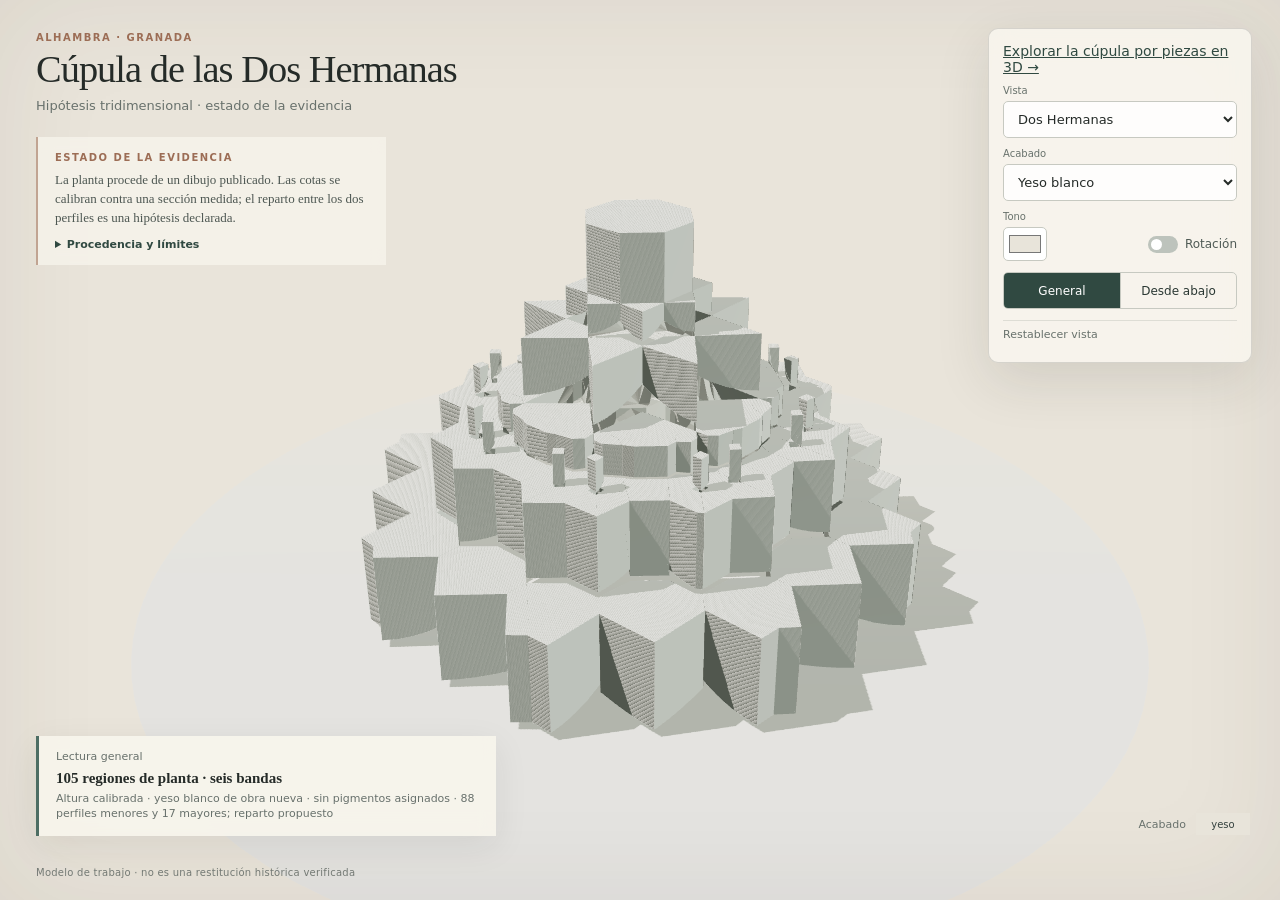
<file: web/index.html>
<!doctype html>
<html lang="es">
<head>
  <meta charset="utf-8">
  <meta name="viewport" content="width=device-width, initial-scale=1">
  <title>La cúpula de las Dos Hermanas · modelo interpretativo</title>
  <link rel="stylesheet" href="styles.css">
  <script type="importmap">
    {
      "imports": {
        "three": "./vendor/three.module.min.js"
      }
    }
  </script>
</head>
<body>
  <main id="viewer" aria-label="Modelo tridimensional interpretativo de la cúpula de las Dos Hermanas">
    <header class="identity">
      <span class="overline">Alhambra · Granada</span>
      <h1 id="view-title">Cúpula de las Dos Hermanas</h1>
      <p id="view-subtitle">Hipótesis tridimensional · estado de la evidencia</p>
    </header>

    <div class="toolbar" role="toolbar" aria-label="Controles del modelo">
      <a class="enlace-visita" href="visita.html">Explorar la cúpula por piezas en 3D →</a>
      <label class="field">
        <span>Vista</span>
        <select id="view-mode">
          <option value="historical" selected>Dos Hermanas</option>
          <option value="synthetic">Comparar trazados</option>
        </select>
      </label>
      <label id="finish-control" class="field">
        <span>Acabado</span>
        <select id="color-mode">
          <option value="plaster" selected>Yeso blanco</option>
          <option value="levels">Lectura de niveles</option>
        </select>
      </label>
      <label id="order-control" class="field" hidden>
        <span>Familia de trazado</span>
        <select id="synthetic-order">
          <option value="16" selected>Ocho sectores · 45°</option>
          <option value="20">Diez sectores · 36°</option>
          <option value="24">Doce sectores · 30°</option>
        </select>
      </label>
      <label id="plaster-control" class="field color-field">
        <span>Tono</span>
        <input id="plaster-color" type="color" value="#e8e4da" aria-label="Tono de visualización del yeso">
      </label>
      <div id="scenario-control" class="segmented" aria-label="Número de niveles" hidden>
        <button type="button" class="active" data-scenario="7" aria-pressed="true">7 niveles</button>
        <button type="button" data-scenario="8" aria-pressed="false">8 niveles</button>
      </div>
      <label id="uncertainty-control" class="toggle" hidden>
        <input id="uncertainty" type="checkbox" checked>
        <span aria-hidden="true"></span>
        Incertidumbre
      </label>
      <label class="toggle">
        <input id="autorotate" type="checkbox">
        <span aria-hidden="true"></span>
        Rotación
      </label>
      <div class="viewpoints" role="group" aria-label="Punto de vista">
        <button type="button" class="active" data-viewpoint="overview" aria-pressed="true">General</button>
        <button type="button" data-viewpoint="intrados" aria-pressed="false">Desde abajo</button>
      </div>
      <button id="reset" class="command" type="button">Restablecer vista</button>
    </div>

    <aside class="context-card" aria-live="polite">
      <span id="context-kicker">Estado de la evidencia</span>
      <p id="context-copy">La planta procede de un dibujo publicado. Las cotas se calibran contra una sección medida; el reparto entre los dos perfiles es una hipótesis declarada.</p>
      <details>
        <summary>Procedencia y límites</summary>
        <p id="method-copy">Cada región conserva su procedencia. El modelo aproxima seis bandas, no las 23 hiladas de la fábrica, y no constituye una restitución histórica verificada.</p>
      </details>
    </aside>

    <aside class="readout" aria-live="polite">
      <span id="face-id">Lectura general</span>
      <strong id="face-level">105 regiones de planta · seis bandas</strong>
      <span id="face-status">Planta documentada · altura calibrada · reparto de perfiles propuesto</span>
    </aside>

    <div class="legend" aria-label="Leyenda del acabado">
      <span id="legend-title">Acabado</span>
      <div id="legend-swatches"></div>
    </div>

    <footer id="scope-note">Modelo de trabajo · no es una restitución histórica verificada</footer>
    <div id="loading"><span>Preparando el modelo</span></div>
  </main>
  <script type="module" src="viewer.js"></script>
</body>
</html>
</file>
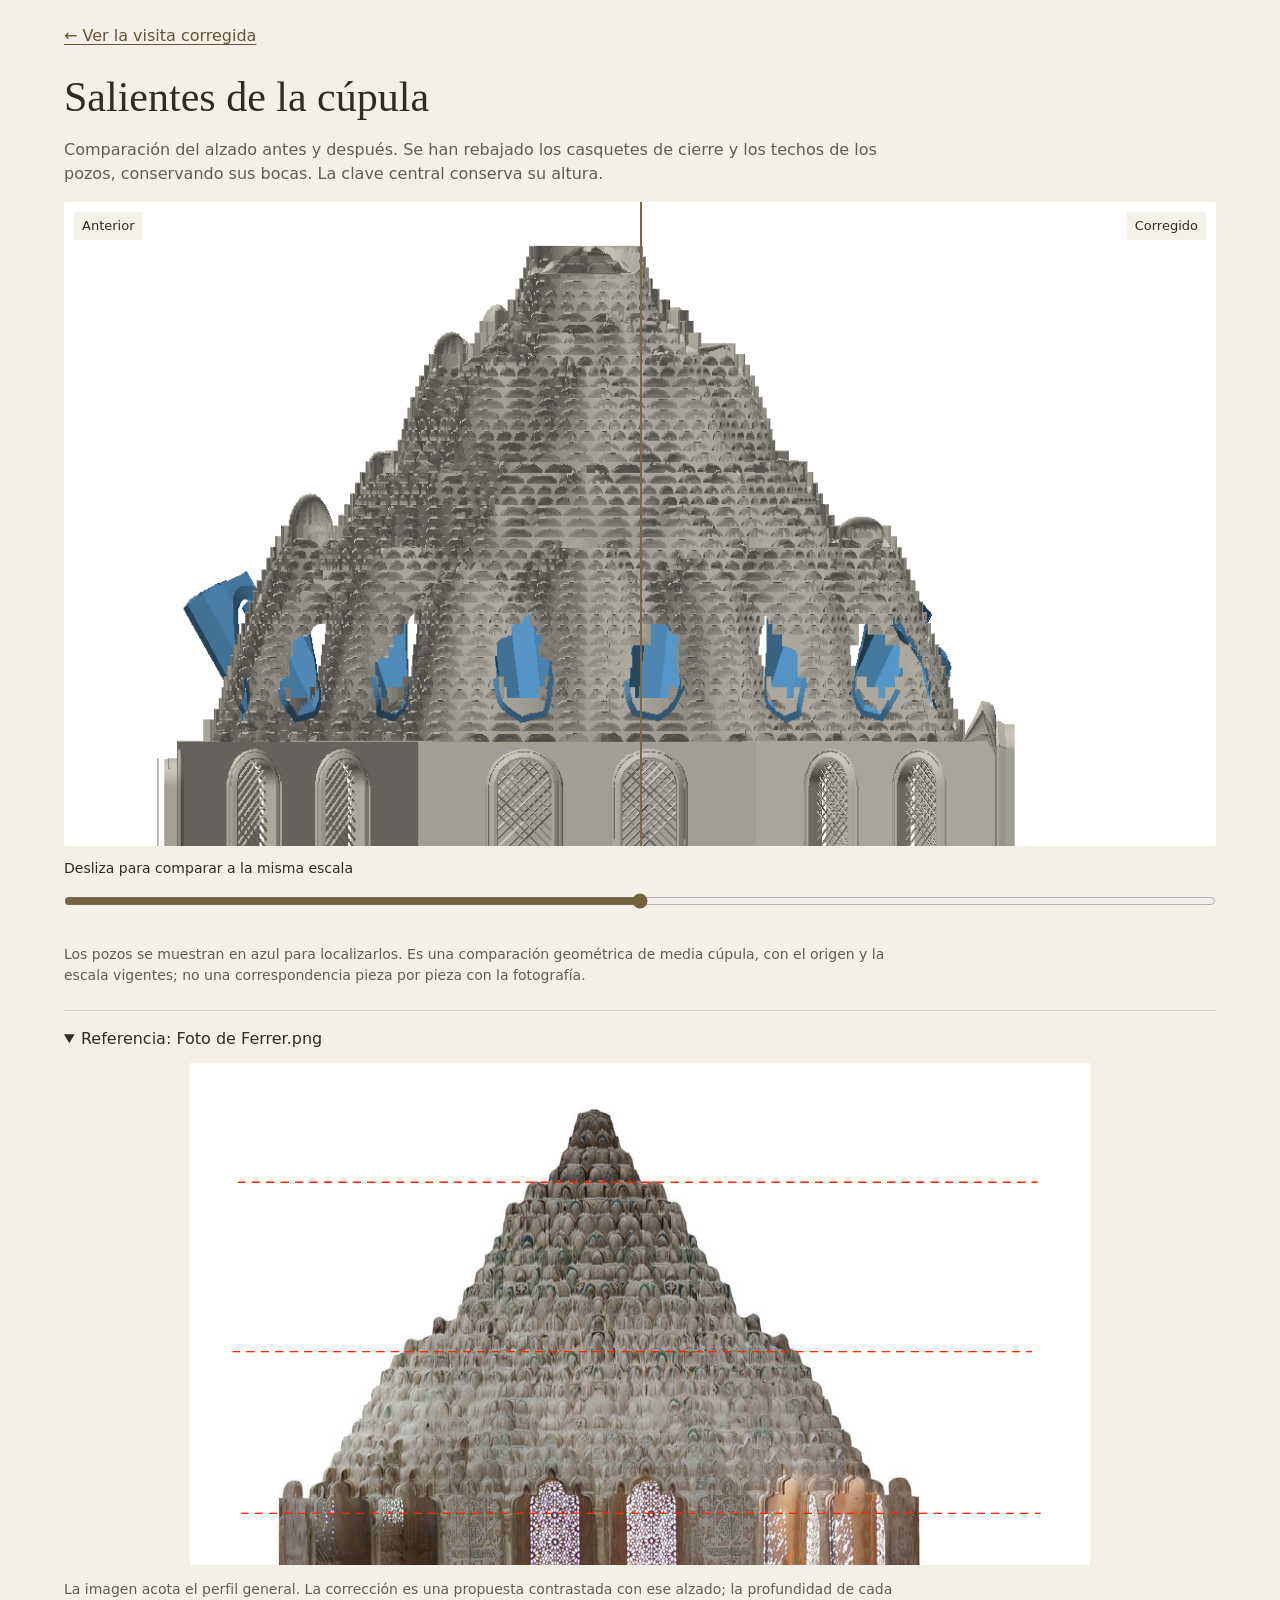
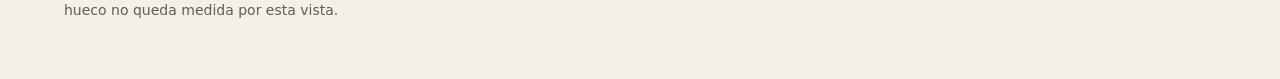
<file: web/alzado-cupulines.html>
<!doctype html>
<html lang="es">
<head>
  <meta charset="utf-8">
  <meta name="viewport" content="width=device-width,initial-scale=1">
  <title>Dos Hermanas · Corrección de salientes</title>
  <style>
    :root { color-scheme:light; font:16px/1.5 system-ui,sans-serif; color:#302c25; background:#f3f0e8; }
    * { box-sizing:border-box; } body { margin:0; }
    main { max-width:1184px; margin:auto; padding:24px 16px 44px; }
    h1 { font:400 clamp(28px,4vw,42px)/1.2 Georgia,serif; margin:24px 0 10px; }
    a { color:#655332; text-underline-offset:3px; }
    p { max-width:850px; color:#625c51; }
    .comparador { position:relative; aspect-ratio:1184/661; background:white; overflow:hidden; --corte:50%; }
    .comparador img { width:100%; height:100%; display:block; }
    .anterior { position:absolute; inset:0; clip-path:inset(0 calc(100% - var(--corte)) 0 0); }
    .linea { position:absolute; inset:0 auto 0 var(--corte); width:2px; background:#79674a; pointer-events:none; }
    .etiquetas { position:absolute; inset:10px 10px auto; display:flex; justify-content:space-between; gap:8px; pointer-events:none; }
    .etiquetas span { padding:4px 8px; background:#f3f0e8ed; font-size:13px; }
    input { width:100%; min-height:44px; accent-color:#75613f; margin:0; }
    label { display:block; font-size:14px; margin-top:12px; }
    .referencia { width:100%; max-width:900px; display:block; margin:12px auto; }
    .nota { font-size:14px; } details { border-top:1px solid #d6cebd; padding-top:16px; margin-top:24px; }
    summary { cursor:pointer; } @media(max-width:600px) { .etiquetas span { font-size:11px; } }
  </style>
</head>
<body>
  <main>
    <a href="visita.html#hiladas">← Ver la visita corregida</a>
    <h1>Salientes de la cúpula</h1>
    <p>Comparación del alzado antes y después. Se han rebajado los casquetes de cierre y los techos de los pozos, conservando sus bocas. La clave central conserva su altura.</p>
    <div class="comparador" id="comparador">
      <img src="estudio_alzado/despues.png" alt="Alzado del modelo con los salientes rebajados">
      <img class="anterior" src="estudio_alzado/antes.png" alt="Alzado anterior, con casquetes y pozos más elevados">
      <div class="linea"></div>
      <div class="etiquetas"><span>Anterior</span><span>Corregido</span></div>
    </div>
    <label for="corte">Desliza para comparar a la misma escala</label>
    <input id="corte" type="range" min="0" max="100" value="50" aria-label="Porción visible del modelo anterior">
    <p class="nota">Los pozos se muestran en azul para localizarlos. Es una comparación geométrica de media cúpula, con el origen y la escala vigentes; no una correspondencia pieza por pieza con la fotografía.</p>
    <details open>
      <summary>Referencia: Foto de Ferrer.png</summary>
      <img class="referencia" src="../docs/Foto%20de%20Ferrer.png" alt="Alzado de la cúpula aportado por Ferrer, con líneas rojas de referencia">
      <p class="nota">La imagen acota el perfil general. La corrección es una propuesta contrastada con ese alzado; la profundidad de cada hueco no queda medida por esta vista.</p>
    </details>
  </main>
  <script>
    document.querySelector("#corte").addEventListener("input", e => document.querySelector("#comparador").style.setProperty("--corte", `${e.target.value}%`));
  </script>
</body>
</html>
</file>
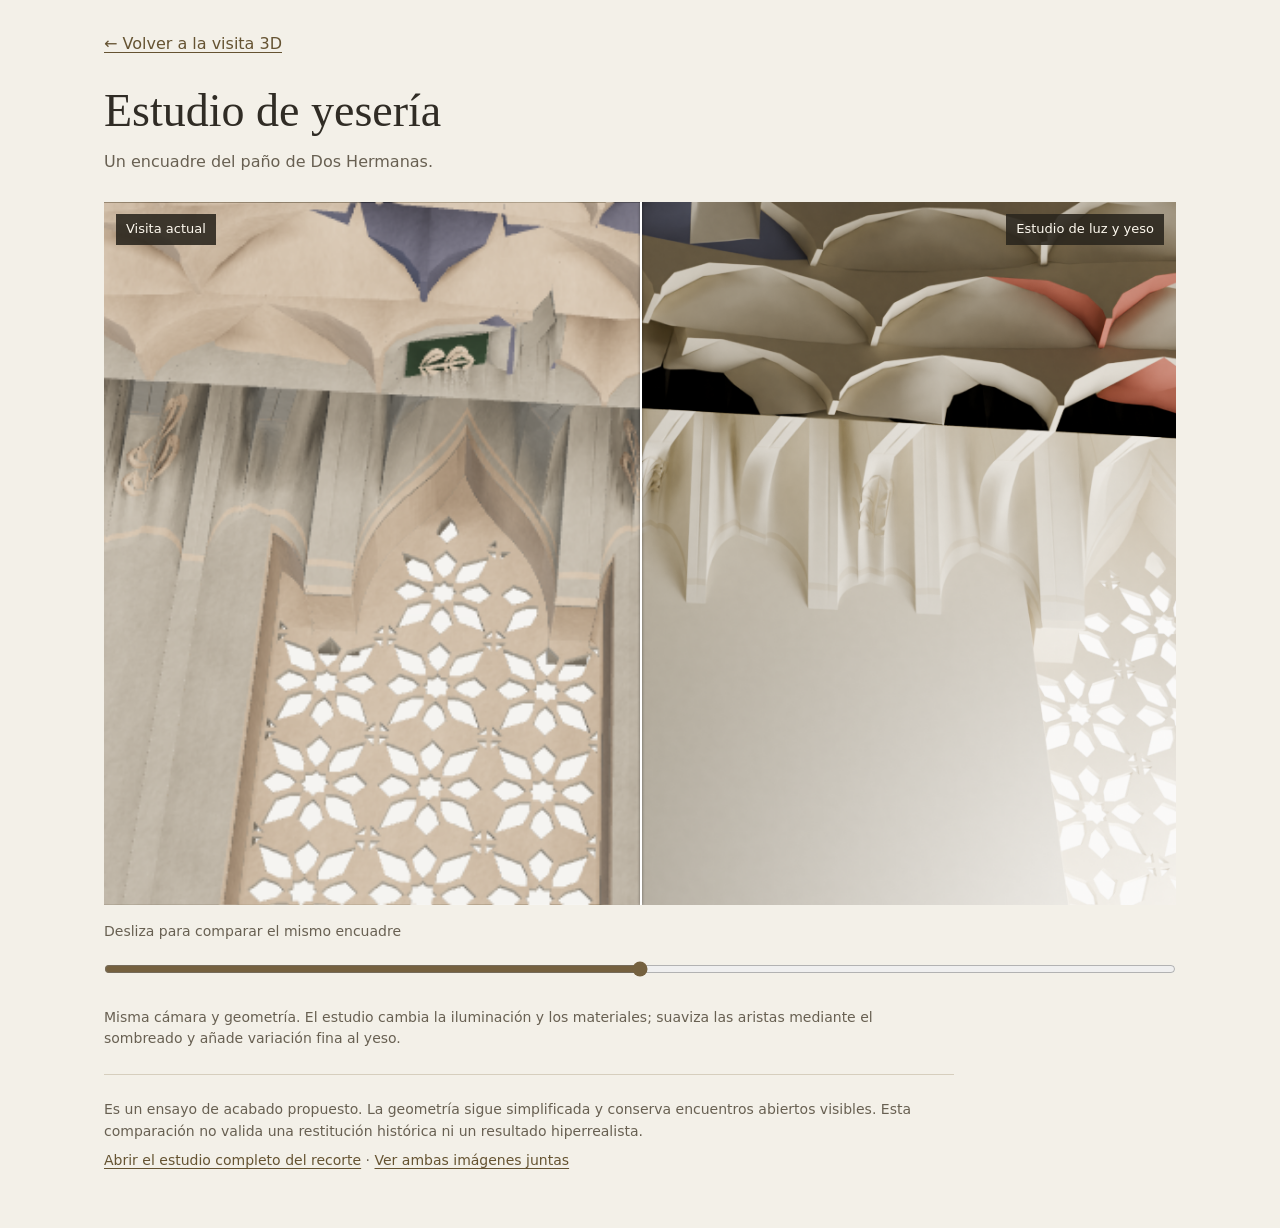
<file: web/estudio-yeseria.html>
<!doctype html>
<html lang="es">
<head>
  <meta charset="utf-8">
  <meta name="viewport" content="width=device-width,initial-scale=1">
  <title>Dos Hermanas · Estudio de yesería</title>
  <style>
    :root { color-scheme: light; font: 16px/1.55 system-ui,sans-serif; color: #302c25; background: #f3f0e8; }
    * { box-sizing: border-box; }
    body { margin: 0; }
    main { max-width: 1120px; margin: auto; padding: 32px 24px 48px; }
    a { color: #655332; text-underline-offset: 3px; }
    header { margin: 28px 0; }
    h1 { font: 400 clamp(30px,4vw,46px)/1.15 Georgia,serif; margin: 0 0 12px; }
    p { margin: 8px 0; }
    header p { color: #686052; }
    figure { margin: 0; }
    .comparador { position: relative; aspect-ratio: 580/380; background: #ddd6c8; overflow: hidden; --corte: 50%; }
    .comparador img { width: 100%; height: 100%; object-fit: contain; display: block; }
    .anterior { position: absolute; inset: 0; clip-path: inset(0 calc(100% - var(--corte)) 0 0); }
    .linea { position: absolute; inset: 0 auto 0 var(--corte); width: 2px; background: #fff; box-shadow: 0 0 3px #0008; pointer-events: none; }
    .etiquetas { position: absolute; inset: 12px 12px auto; display: flex; justify-content: space-between; pointer-events: none; gap: 8px; }
    .etiquetas span { background: #29251de0; color: #fffaf0; padding: 5px 10px; font-size: 13px; }
    .mando { display: grid; gap: 4px; padding: 16px 0; }
    label { color: #686052; font-size: 14px; }
    input { width: 100%; min-height: 44px; accent-color: #75613f; margin: 0; cursor: ew-resize; }
    figcaption { color: #686052; font-size: 14px; max-width: 780px; }
    .limites { border-top: 1px solid #d6cebd; margin-top: 24px; padding-top: 16px; max-width: 850px; }
    .limites p { font-size: 14px; color: #686052; }
    @media (max-width: 600px) { main { padding: 20px 12px 36px; } .etiquetas { inset: 7px 7px auto; } .etiquetas span { font-size: 11px; padding: 4px 6px; } }
  </style>
</head>
<body>
  <main>
    <a href="visita.html#hiladas">← Volver a la visita 3D</a>
    <header>
      <h1>Estudio de yesería</h1>
      <p>Un encuadre del paño de Dos Hermanas.</p>
    </header>
    <figure>
      <div class="comparador" id="comparador">
        <img src="estudio/yeseria_cycles.png" alt="Estudio con sombras proyectadas, luz rebotada y acabado de yeso">
        <img class="anterior" src="estudio/yeseria_web.png" alt="El mismo encuadre de la visita actual">
        <div class="linea"></div>
        <div class="etiquetas"><span>Visita actual</span><span>Estudio de luz y yeso</span></div>
      </div>
      <div class="mando">
        <label for="corte">Desliza para comparar el mismo encuadre</label>
        <input id="corte" type="range" min="0" max="100" value="50" aria-label="Porción visible de la visita actual">
      </div>
      <figcaption>Misma cámara y geometría. El estudio cambia la iluminación y los materiales; suaviza las aristas mediante el sombreado y añade variación fina al yeso.</figcaption>
    </figure>
    <div class="limites">
      <p>Es un ensayo de acabado propuesto. La geometría sigue simplificada y conserva encuentros abiertos visibles. Esta comparación no valida una restitución histórica ni un resultado hiperrealista.</p>
      <p><a href="estudio/yeseria_cycles.png">Abrir el estudio completo del recorte</a> · <a href="estudio/comparacion.png">Ver ambas imágenes juntas</a></p>
    </div>
  </main>
  <script>
    const corte = document.querySelector("#corte");
    corte.addEventListener("input", () => document.querySelector("#comparador").style.setProperty("--corte", `${corte.value}%`));
  </script>
</body>
</html>
</file>
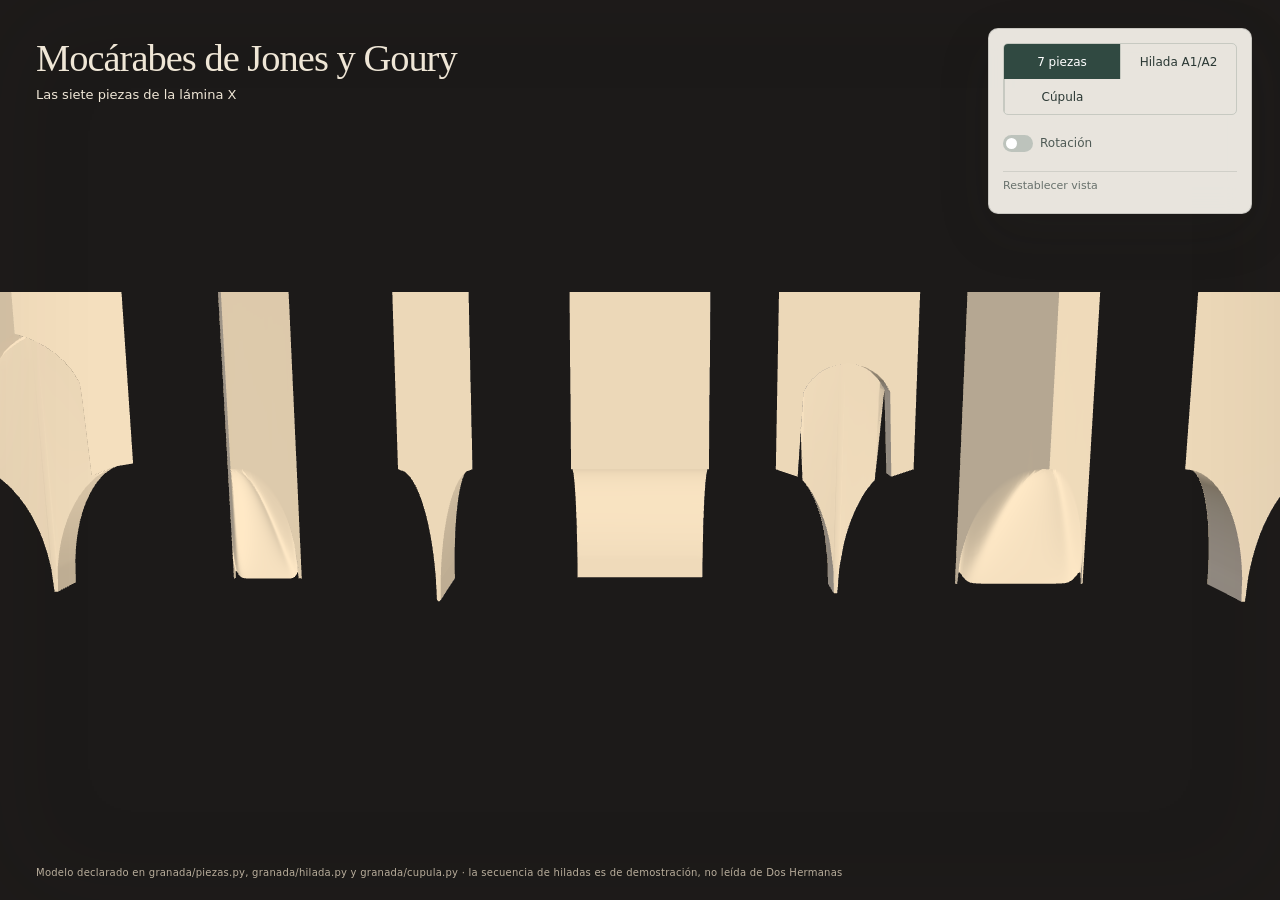
<file: web/piezas.html>
<!doctype html>
<html lang="es">
<head>
  <meta charset="utf-8">
  <meta name="viewport" content="width=device-width, initial-scale=1">
  <title>Granada · Piezas de mocárabe</title>
  <link rel="stylesheet" href="styles.css">
  <style>
    #viewer { background: #1c1a19; }
    .identity h1, .identity p { color: #efe6d6; }
    footer { color: #b9ae9c; }
  </style>
  <script type="importmap">
    { "imports": { "three": "./vendor/three.module.min.js" } }
  </script>
</head>
<body>
  <main id="viewer" aria-label="Piezas de mocárabe de Jones y Goury en 3D">
    <header class="identity">
      <h1>Mocárabes de Jones y Goury</h1>
      <p id="subtitulo">Las siete piezas de la lámina X</p>
    </header>

    <div class="toolbar" role="toolbar" aria-label="Qué mostrar">
      <div class="segmented">
        <button type="button" class="active" data-escena="piezas" aria-pressed="true">7 piezas</button>
        <button type="button" data-escena="hilada" aria-pressed="false">Hilada A1/A2</button>
        <button type="button" data-escena="cupula" aria-pressed="false">Cúpula</button>
      </div>
      <label class="toggle">
        <input id="autorotate" type="checkbox">
        <span aria-hidden="true"></span>
        Rotación
      </label>
      <button id="reset" class="command" type="button">Restablecer vista</button>
    </div>

    <footer>Modelo declarado en granada/piezas.py, granada/hilada.py y granada/cupula.py · la secuencia de hiladas es de demostración, no leída de Dos Hermanas</footer>
    <div id="loading">Cargando malla…</div>
  </main>
  <script type="module" src="piezas.js"></script>
</body>
</html>
</file>
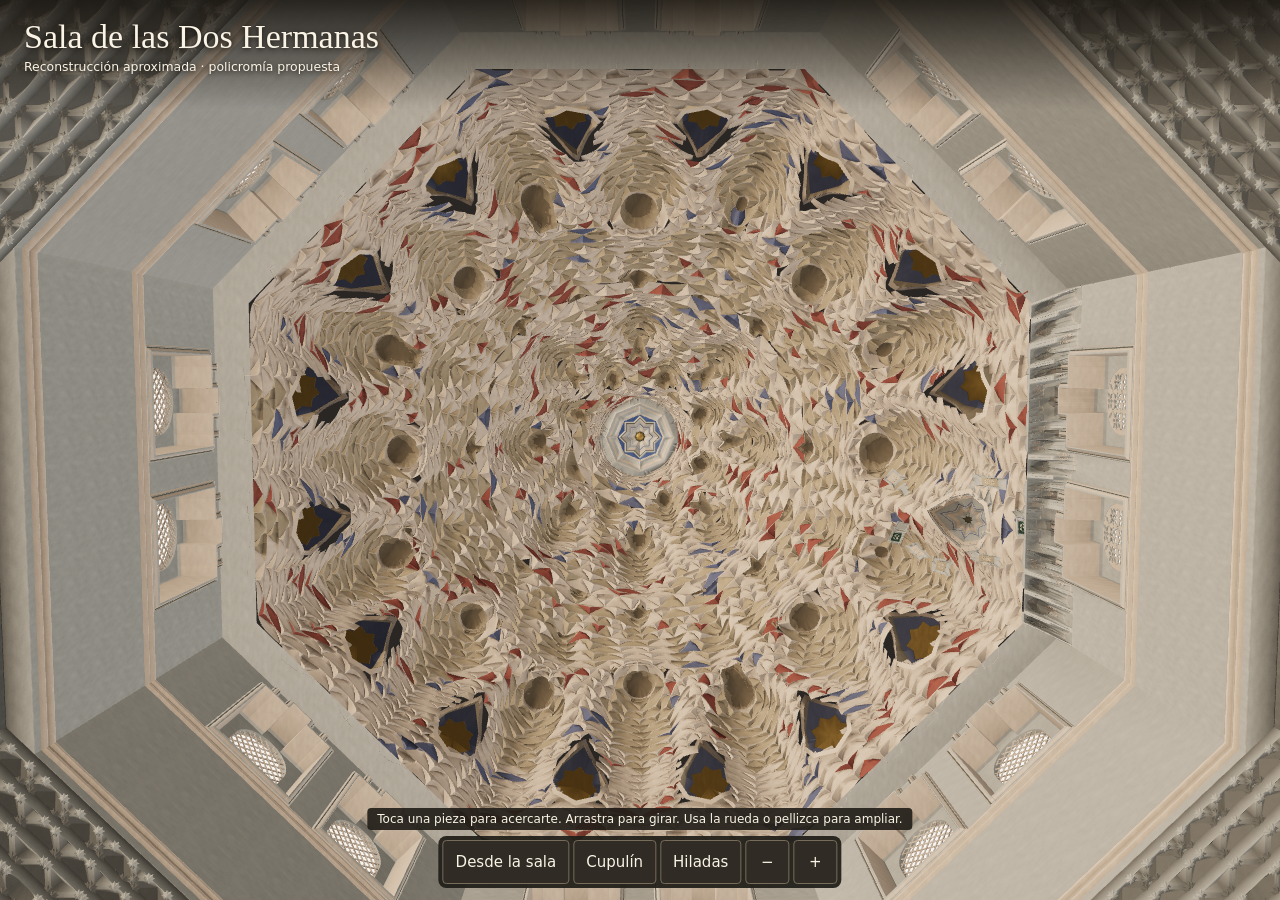
<file: web/visita.html>
<!doctype html>
<html lang="es">
<head>
  <meta charset="utf-8">
  <meta name="viewport" content="width=device-width,initial-scale=1">
  <title>Dos Hermanas · Explorar la cúpula</title>
  <link rel="stylesheet" href="visita.css">
  <script type="importmap">{"imports":{"three":"./vendor/three.module.min.js"}}</script>
</head>
<body>
  <main>
    <canvas aria-label="Cúpula de Dos Hermanas en tres dimensiones"></canvas>
    <header><h1>Sala de las Dos Hermanas</h1><p>Reconstrucción aproximada · policromía propuesta</p></header>
    <div class="navegacion">
      <p id="ayuda">Toca una pieza para acercarte. Arrastra para girar. Usa la rueda o pellizca para ampliar.</p>
      <nav aria-label="Recorrer la cúpula">
        <button id="inicio" disabled>Desde la sala</button>
        <button id="cupulin" disabled>Cupulín</button>
        <button id="hiladas" disabled>Hiladas</button>
        <button id="alejar" aria-label="Alejar" disabled>−</button>
        <button id="acercar" aria-label="Acercar" disabled>+</button>
      </nav>
    </div>
    <output id="carga" role="status">Cargando la cúpula…</output>
  </main>
  <script type="module" src="visita.js"></script>
</body>
</html>
</file>
<file: web/styles.css>
:root {
  color-scheme: light;
  font-family: Inter, ui-sans-serif, system-ui, -apple-system, BlinkMacSystemFont, "Segoe UI", sans-serif;
  color: #252b28;
  background: #e9e4da;
  --ink: #252b28;
  --muted: #68716c;
  --paper: rgba(248, 245, 237, 0.93);
  --line: rgba(57, 65, 60, 0.18);
  --accent: #4d6e64;
  --accent-dark: #304941;
  --warm: #9c6d55;
}

* { box-sizing: border-box; }

html, body, #viewer {
  width: 100%;
  height: 100%;
  margin: 0;
  overflow: hidden;
}

#viewer {
  position: relative;
  isolation: isolate;
  background: #e9e4da;
}

#viewer::after {
  content: "";
  position: absolute;
  inset: 0;
  z-index: 1;
  pointer-events: none;
  box-shadow: inset 0 0 110px rgba(61, 52, 42, 0.08);
}

canvas {
  display: block;
  width: 100%;
  height: 100%;
  touch-action: none;
}

.identity {
  position: absolute;
  z-index: 2;
  top: 32px;
  left: 36px;
  pointer-events: none;
}

.overline,
.context-card > span {
  display: block;
  color: var(--warm);
  font-size: 10px;
  font-weight: 700;
  letter-spacing: 0.15em;
  text-transform: uppercase;
}

.identity h1 {
  max-width: 480px;
  margin: 7px 0 0;
  font-family: Georgia, "Times New Roman", serif;
  font-size: clamp(29px, 3vw, 44px);
  font-weight: 500;
  letter-spacing: -0.025em;
  line-height: 1.02;
}

.identity p {
  margin: 9px 0 0;
  color: var(--muted);
  font-size: 13px;
}

.toolbar {
  position: absolute;
  z-index: 4;
  top: 28px;
  right: 28px;
  display: grid;
  grid-template-columns: minmax(0, 1fr) auto;
  gap: 11px 12px;
  width: 264px;
  padding: 14px;
  border: 1px solid var(--line);
  border-radius: 10px;
  background: var(--paper);
  box-shadow: 0 18px 54px rgba(44, 42, 35, 0.12);
  backdrop-filter: blur(14px);
}

button, label, select { font: inherit; letter-spacing: 0; }
.enlace-visita { grid-column: 1 / -1; color: var(--accent-dark); font-size: 14px; }

button {
  border: 0;
  color: #2b3834;
  cursor: pointer;
}

.field {
  display: grid;
  grid-column: 1 / -1;
  gap: 5px;
  color: var(--muted);
  font-size: 10px;
  line-height: 1;
}

.field select {
  width: 100%;
  height: 37px;
  padding: 0 31px 0 10px;
  border: 1px solid #c7c9c1;
  border-radius: 5px;
  color: var(--ink);
  background: rgba(255, 255, 255, 0.8);
  font-size: 13px;
}

.color-field {
  grid-column: 1;
  align-content: end;
}

.color-field input {
  width: 44px;
  height: 34px;
  padding: 3px;
  border: 1px solid #c7c9c1;
  border-radius: 5px;
  background: #fff;
  cursor: pointer;
}

[hidden] { display: none !important; }

.segmented,
.viewpoints {
  display: grid;
  grid-column: 1 / -1;
  grid-template-columns: 1fr 1fr;
  border: 1px solid #c7c9c1;
  border-radius: 5px;
  overflow: hidden;
}

.segmented button,
.viewpoints button {
  min-width: 0;
  height: 35px;
  padding: 0 9px;
  background: transparent;
  font-size: 12px;
}

.segmented button + button,
.viewpoints button + button { border-left: 1px solid #c7c9c1; }

.segmented button.active,
.viewpoints button.active {
  color: #fff;
  background: var(--accent-dark);
}

.toggle {
  display: flex;
  align-items: center;
  align-self: end;
  gap: 7px;
  min-height: 34px;
  white-space: nowrap;
  color: #4f5a55;
  font-size: 12px;
  cursor: pointer;
}

.toggle input { position: absolute; opacity: 0; }

.toggle span {
  position: relative;
  width: 30px;
  height: 17px;
  border-radius: 9px;
  background: #bdc3bc;
  transition: background 150ms ease;
}

.toggle span::after {
  content: "";
  position: absolute;
  top: 3px;
  left: 3px;
  width: 11px;
  height: 11px;
  border-radius: 50%;
  background: white;
  transition: transform 150ms ease;
}

.toggle input:checked + span { background: var(--accent); }
.toggle input:checked + span::after { transform: translateX(13px); }

.command {
  grid-column: 1 / -1;
  height: 28px;
  padding: 0;
  border-top: 1px solid rgba(57, 65, 60, 0.13);
  color: var(--muted);
  background: transparent;
  font-size: 11px;
  text-align: left;
}

button:focus-visible,
select:focus-visible,
.color-field:has(input:focus-visible),
.toggle:has(input:focus-visible),
summary:focus-visible {
  outline: 2px solid #327b72;
  outline-offset: 2px;
}

.context-card {
  position: absolute;
  z-index: 3;
  top: 137px;
  left: 36px;
  width: min(350px, calc(100vw - 72px));
  padding: 15px 17px 14px;
  border-left: 2px solid rgba(156, 109, 85, 0.58);
  background: rgba(248, 245, 237, 0.72);
  backdrop-filter: blur(8px);
}

.context-card p {
  margin: 8px 0 0;
  color: #4d5752;
  font-family: Georgia, "Times New Roman", serif;
  font-size: 13px;
  line-height: 1.46;
}

.context-card details { margin-top: 10px; }

.context-card summary {
  width: max-content;
  color: var(--accent-dark);
  font-size: 11px;
  font-weight: 650;
  cursor: pointer;
}

.context-card details p {
  padding-top: 3px;
  color: var(--muted);
  font-family: inherit;
  font-size: 11px;
  line-height: 1.5;
}

.readout {
  position: absolute;
  z-index: 3;
  left: 36px;
  bottom: 64px;
  display: grid;
  gap: 5px;
  max-width: min(460px, calc(100vw - 72px));
  padding: 14px 17px;
  border-left: 3px solid var(--accent);
  background: rgba(248, 245, 237, 0.9);
  box-shadow: 0 10px 34px rgba(44, 42, 35, 0.08);
  backdrop-filter: blur(10px);
}

.readout span { color: var(--muted); font-size: 11px; line-height: 1.35; }
.readout strong { font-family: Georgia, "Times New Roman", serif; font-size: 15px; font-weight: 600; }

.legend {
  position: absolute;
  z-index: 3;
  right: 30px;
  bottom: 65px;
  display: flex;
  align-items: center;
  gap: 10px;
  color: var(--muted);
  font-size: 11px;
}

#legend-swatches { display: flex; gap: 3px; }

.swatch {
  display: grid;
  place-items: center;
  width: 27px;
  height: 22px;
  color: #fff;
  font-size: 10px;
  text-shadow: 0 1px 2px rgba(0,0,0,.35);
}

.swatch.plaster {
  width: 54px;
  color: #34413e;
  text-shadow: none;
}

.swatch.ring {
  color: #4b4c46;
  text-shadow: none;
}

footer {
  position: absolute;
  z-index: 3;
  bottom: 22px;
  left: 36px;
  color: #737974;
  font-size: 10px;
  letter-spacing: 0.025em;
}

#loading {
  position: absolute;
  inset: 0;
  z-index: 6;
  display: grid;
  place-items: center;
  background: #e9e4da;
  color: #56605a;
  font-family: Georgia, "Times New Roman", serif;
  font-size: 15px;
  transition: opacity 350ms ease;
}

#loading span::after {
  content: "";
  display: block;
  width: 46px;
  height: 1px;
  margin: 12px auto 0;
  background: var(--warm);
  animation: loading 1.1s ease-in-out infinite alternate;
}

#loading.done { opacity: 0; pointer-events: none; }

@keyframes loading {
  from { transform: scaleX(0.35); opacity: 0.45; }
  to { transform: scaleX(1); opacity: 1; }
}

@media (max-width: 980px) {
  .identity { top: 18px; left: 18px; }
  .identity h1 { max-width: 320px; font-size: 27px; }
  .identity p { max-width: 320px; font-size: 11px; }

  .context-card {
    top: 112px;
    left: 18px;
    width: min(330px, calc(100vw - 36px));
  }

  .toolbar {
    top: auto;
    right: 12px;
    bottom: 64px;
    left: 12px;
    width: auto;
    max-height: 286px;
    overflow-y: auto;
  }

  .readout { left: 18px; bottom: 370px; max-width: calc(100vw - 36px); }
  .legend { right: 18px; bottom: 26px; }
  footer { display: none; }
}

@media (max-width: 560px) {
  .context-card { padding: 11px 13px; }
  .context-card > p { display: none; }
  .context-card details { margin-top: 7px; }
  .readout { bottom: 362px; }
  .legend { display: none; }
}

@media (prefers-reduced-motion: reduce) {
  #loading span::after { animation: none; }
}
</file>
<file: web/visita.css>
:root { color-scheme: dark; font: 15px system-ui, sans-serif; background: #201d1a; color: #faf4e6; }
* { box-sizing: border-box; }
body { margin: 0; }
main { position: relative; height: 100vh; height: 100dvh; }
canvas { width: 100%; height: 100%; display: block; touch-action: none; cursor: grab; }
canvas:active { cursor: grabbing; }
header { position: absolute; top: 0; left: 0; width: 100%; padding: 18px 24px 32px; pointer-events: none;
  background: linear-gradient(#181510df, transparent); text-shadow: 0 1px 5px #191510; }
h1 { font: 500 clamp(22px, 3vw, 34px) Georgia, serif; margin: 0; }
header p { margin: 3px 0; font-size: .83rem; }
.navegacion { position: absolute; bottom: max(12px, env(safe-area-inset-bottom)); left: 50%; transform: translateX(-50%);
  width: max-content; max-width: calc(100% - 20px); text-align: center; pointer-events: none; }
.navegacion p { font-size: .8rem; margin: 0 auto 6px; padding: 4px 10px; background: #211e19e8; border-radius: 4px; }
nav { display: inline-flex; padding: 4px; gap: 4px; background: #211e19ee; border-radius: 8px; pointer-events: auto; }
button { min-width: 44px; min-height: 44px; cursor: pointer; padding: 4px 12px; border-radius: 4px; border: 1px solid #776c5a; font: inherit; background: #302b25; color: inherit; }
button:hover,button:focus-visible { background: #5e503d; }
output { position: absolute; top: 48%; left: 50%; transform: translate(-50%, -50%); text-align: center; background: #211e19ed; padding: 12px 16px; border-radius: 6px; }
@media (max-width: 440px) {
  nav { gap: 2px; }
  button { padding-inline: 6px; font-size: .9rem; }
}
</file>
